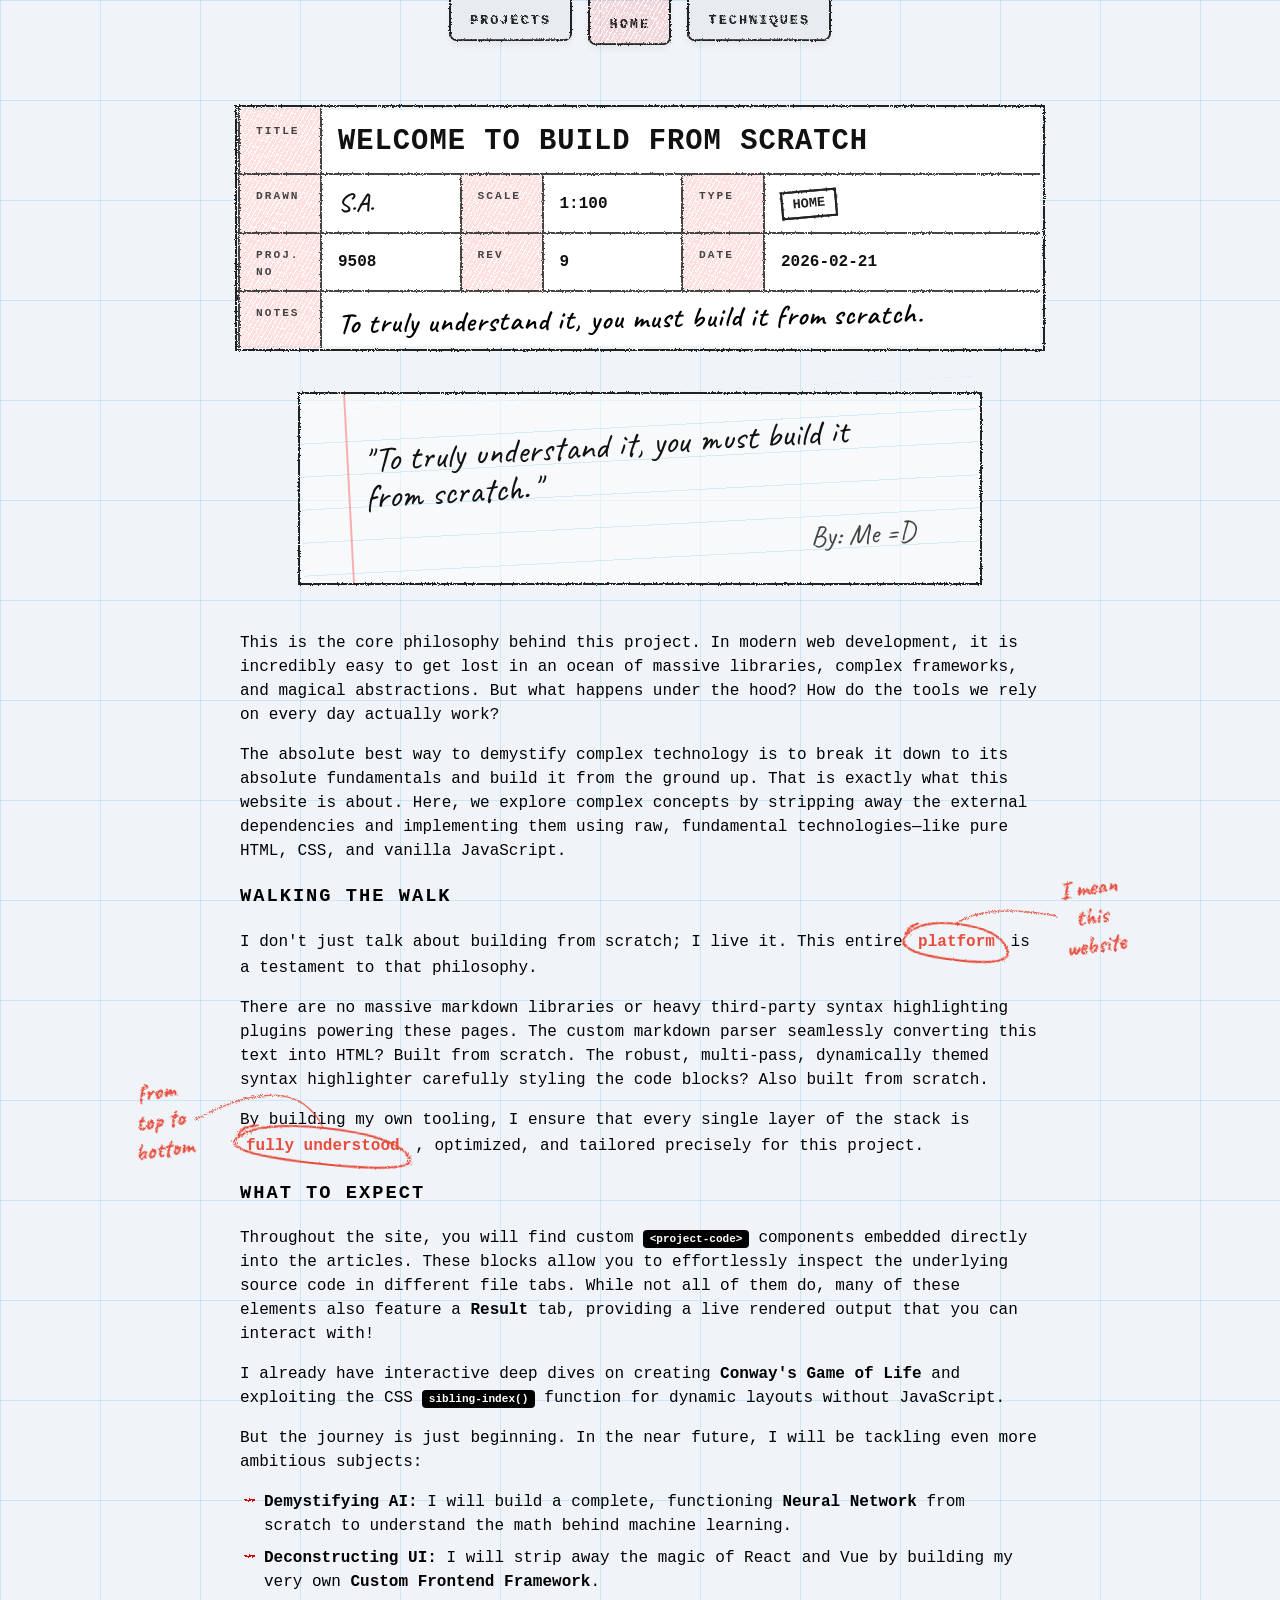
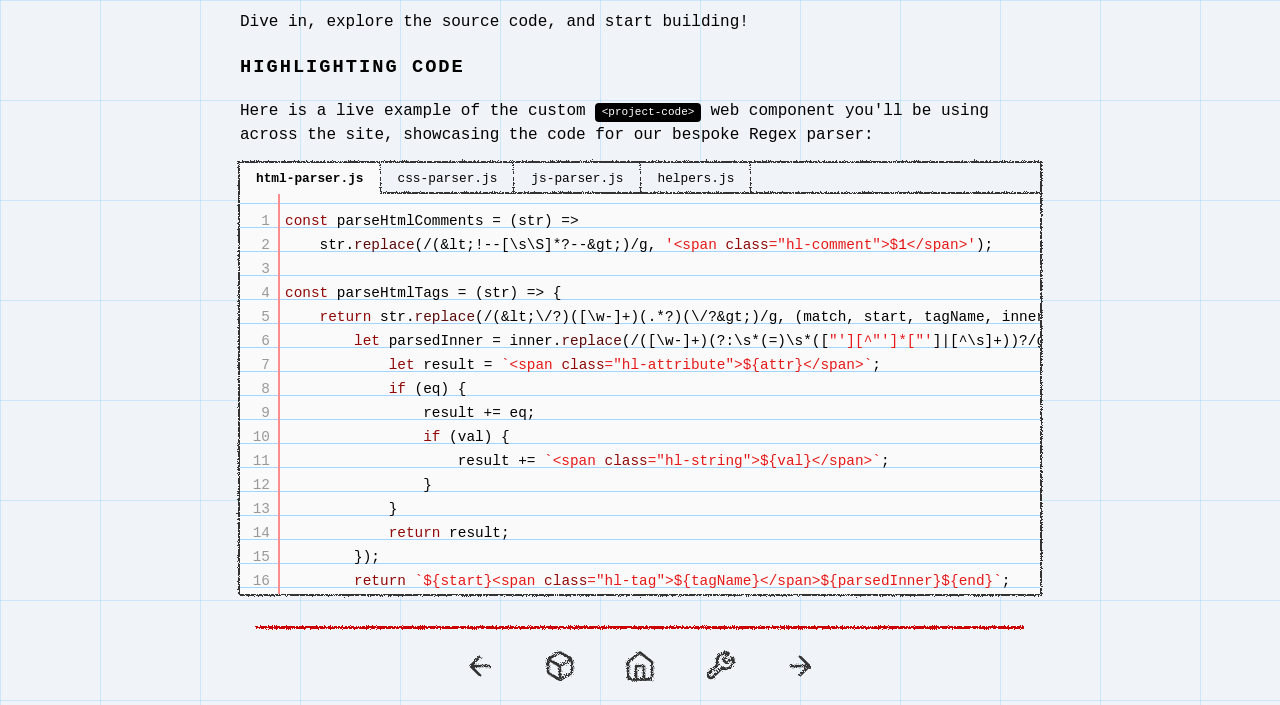
<file: index.html>
<!DOCTYPE html>
<html lang="en">

<head>
    <meta charset="UTF-8">
    <meta name="viewport" content="width=device-width, initial-scale=1.0">
    <title>Build From Scratch</title>
    <link rel="stylesheet" href="style.css">
    <link rel="stylesheet" href="utils/highlight.css">
    <script src="script.js" type="module"></script>
</head>

<body>
    <nav>
        <ul class="nav-links">
            <li><a href="#/projects">Projects</a></li>
            <li><a href="#/">Home</a></li>
            <li><a href="#/techniques">Techniques</a></li>
        </ul>
    </nav>

    <main>
        Fetching content
    </main>

    <footer>
        <a href="#" class="icon-link" aria-label="Back to Top">
            <svg width="32" height="32" viewBox="0 0 24 24" fill="none" stroke="currentColor" stroke-width="2"
                stroke-linecap="round" stroke-linejoin="round">
                <line x1="12" y1="19" x2="12" y2="5"></line>
                <polyline points="5 12 12 5 19 12"></polyline>
            </svg>
        </a>

        <p class="quote">“To truly understand it, you must build it from scratch.”</p>

        <a href="#/sibling-index" class="icon-link" aria-label="Next Article">
            <svg width="32" height="32" viewBox="0 0 24 24" fill="none" stroke="currentColor" stroke-width="2"
                stroke-linecap="round" stroke-linejoin="round">
                <line x1="5" y1="12" x2="19" y2="12"></line>
                <polyline points="12 5 19 12 12 19"></polyline>
            </svg>
        </a>
    </footer>

    <!-- Filters for "handdrawn" lines -->
    <svg style="display: none;">
        <filter id="hand-drawn" x="-8%" y="-10%" width="120%" height="120%">
            <feTurbulence type="fractalNoise" baseFrequency="1.5" numOctaves="2" result="noise" />
            <feDisplacementMap in="SourceGraphic" in2="noise" scale="5" />
        </filter>
        <filter id="hand-drawn-3" x="-8%" y="-10%" width="120%" height="120%">
            <feTurbulence type="fractalNoise" baseFrequency="1.5" numOctaves="2" result="noise" />
            <feDisplacementMap in="SourceGraphic" in2="noise" scale="3" />
        </filter>
        <filter id="hand-drawn-5" x="-8%" y="-10%" width="120%" height="120%">
            <feTurbulence type="fractalNoise" baseFrequency="1.5" numOctaves="2" result="noise" />
            <feDisplacementMap in="SourceGraphic" in2="noise" scale="5" />
        </filter>
    </svg>
</body>

</html>
</file>
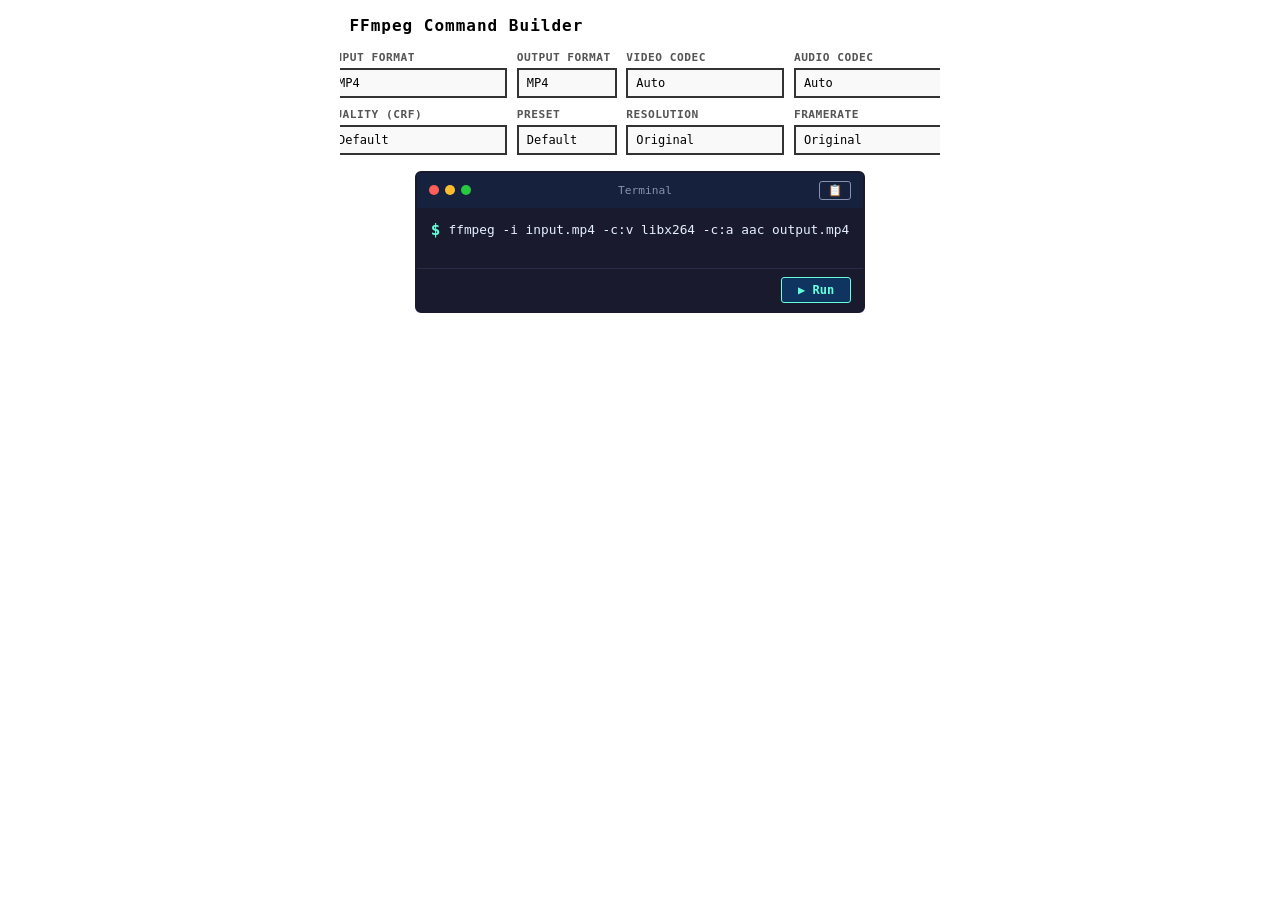
<file: demos/ffmpeg-video-conversion/frame/index.html>
<!DOCTYPE html>
<html lang="en">

<head>
    <meta charset="UTF-8">
    <meta name="viewport" content="width=device-width, initial-scale=1.0">
    <title>FFmpeg Command Builder</title>
    <link rel="stylesheet" href="../../shared.css">
    <link rel="stylesheet" href="style.css">
    <script src="script.js" defer></script>
</head>

<body>
    <div class="demo-container">
        <div class="builder">
            <h3>⚡ FFmpeg Command Builder</h3>
            <div class="options-grid">
                <label>
                    Input Format
                    <select id="inputFormat">
                        <option value="mp4">MP4</option>
                        <option value="avi">AVI</option>
                        <option value="mkv">MKV</option>
                        <option value="mov">MOV</option>
                        <option value="webm">WebM</option>
                    </select>
                </label>
                <label>
                    Output Format
                    <select id="outputFormat">
                        <option value="mp4">MP4</option>
                        <option value="webm">WebM</option>
                        <option value="mkv">MKV</option>
                        <option value="avi">AVI</option>
                        <option value="gif">GIF</option>
                        <option value="mp3">MP3 (audio)</option>
                    </select>
                </label>
                <label>
                    Video Codec
                    <select id="videoCodec">
                        <option value="auto">Auto</option>
                        <option value="libx264">H.264 (libx264)</option>
                        <option value="libx265">H.265 (libx265)</option>
                        <option value="libvpx-vp9">VP9 (libvpx-vp9)</option>
                        <option value="copy">Copy (no re-encode)</option>
                    </select>
                </label>
                <label>
                    Audio Codec
                    <select id="audioCodec">
                        <option value="auto">Auto</option>
                        <option value="aac">AAC</option>
                        <option value="libopus">Opus</option>
                        <option value="libmp3lame">MP3</option>
                        <option value="copy">Copy (no re-encode)</option>
                        <option value="none">No Audio (-an)</option>
                    </select>
                </label>
                <label>
                    Quality (CRF)
                    <select id="quality">
                        <option value="">Default</option>
                        <option value="18">18 — Visually Lossless</option>
                        <option value="23">23 — Good (default)</option>
                        <option value="28">28 — Compressed</option>
                        <option value="35">35 — Low Quality</option>
                    </select>
                </label>
                <label>
                    Preset
                    <select id="preset">
                        <option value="">Default</option>
                        <option value="ultrafast">ultrafast</option>
                        <option value="fast">fast</option>
                        <option value="medium">medium</option>
                        <option value="slow">slow</option>
                        <option value="veryslow">veryslow</option>
                    </select>
                </label>
                <label>
                    Resolution
                    <select id="resolution">
                        <option value="">Original</option>
                        <option value="1920x1080">1920×1080 (1080p)</option>
                        <option value="1280x720">1280×720 (720p)</option>
                        <option value="854x480">854×480 (480p)</option>
                        <option value="640x360">640×360 (360p)</option>
                    </select>
                </label>
                <label>
                    Framerate
                    <select id="framerate">
                        <option value="">Original</option>
                        <option value="60">60 fps</option>
                        <option value="30">30 fps</option>
                        <option value="24">24 fps</option>
                        <option value="15">15 fps</option>
                    </select>
                </label>
            </div>
        </div>

        <div class="terminal">
            <div class="terminal-header">
                <span class="terminal-dot red"></span>
                <span class="terminal-dot yellow"></span>
                <span class="terminal-dot green"></span>
                <span class="terminal-title">Terminal</span>
                <button id="copyBtn" title="Copy command">📋</button>
            </div>
            <div class="terminal-body">
                <div class="prompt-line">
                    <span class="prompt">$</span>
                    <span id="command" class="command-text"></span>
                </div>
                <div id="output" class="output"></div>
            </div>
            <div class="terminal-actions">
                <button id="runBtn">▶ Run</button>
            </div>
        </div>
    </div>
</body>

</html>
</file>
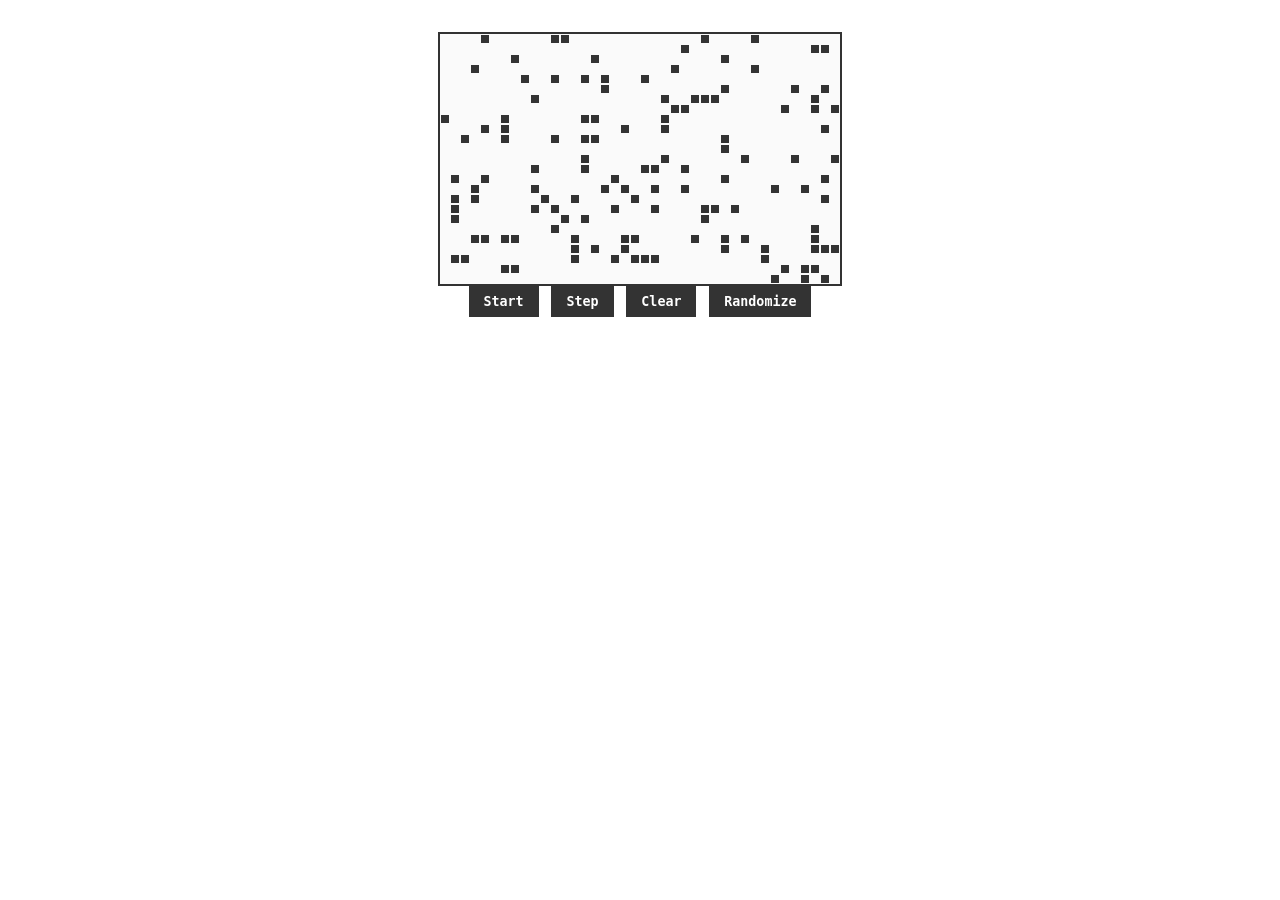
<file: demos/game-of-life/frame/index.html>
<!DOCTYPE html>
<html lang="en">

<head>
    <meta charset="UTF-8">
    <meta name="viewport" content="width=device-width, initial-scale=1.0">
    <title>Game of Life</title>
    <link rel="stylesheet" href="../../shared.css">
    <link rel="stylesheet" href="style.css">
    <script src="script.js" defer></script>
</head>

<body>
    <div class="demo-container">
        <canvas id="lifeCanvas" width="400" height="250"></canvas>
        <div class="controls">
            <button id="startBtn">Start</button>
            <button id="stepBtn">Step</button>
            <button id="clearBtn">Clear</button>
            <button id="randomBtn">Randomize</button>
        </div>
    </div>

</body>

</html>
</file>
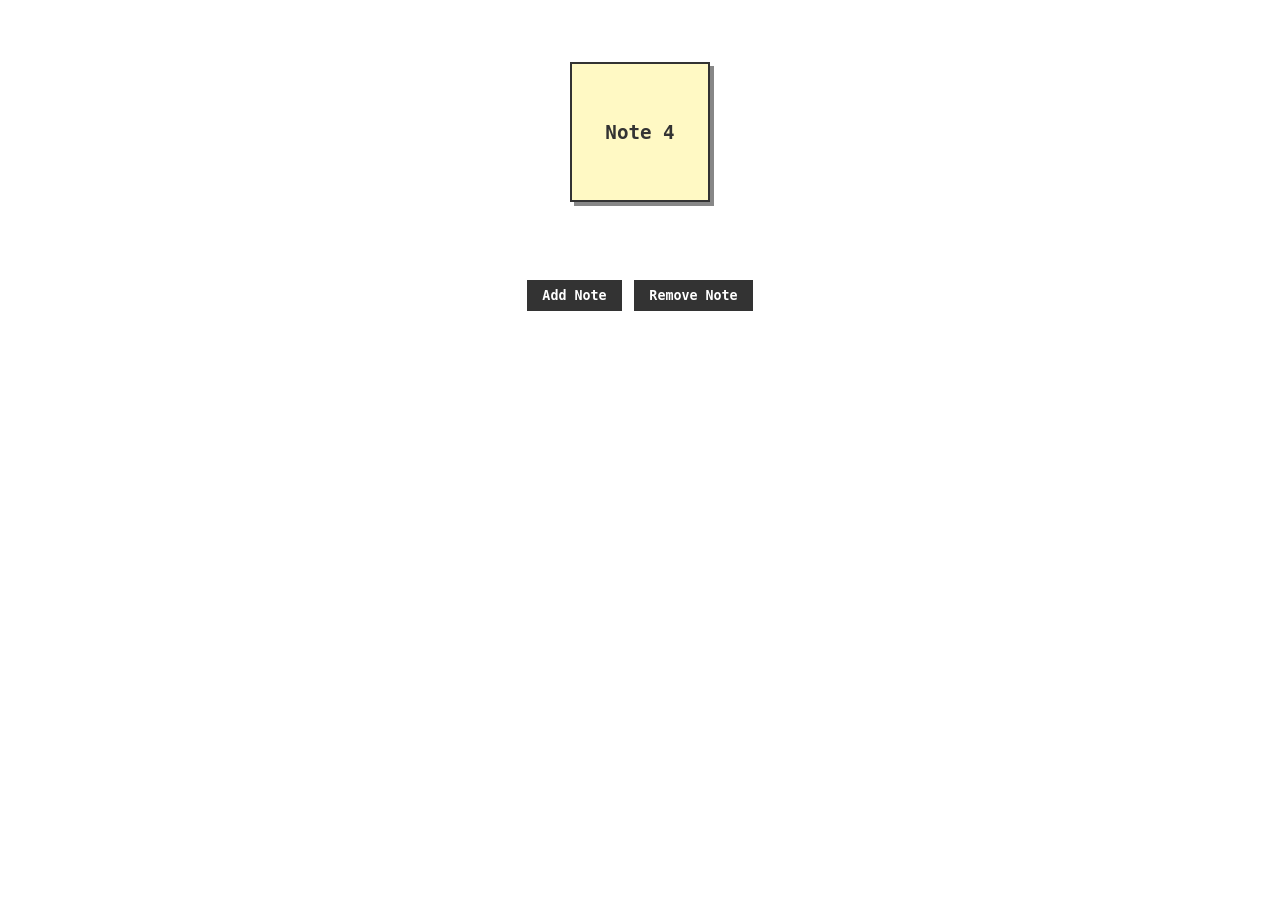
<file: demos/sibling-index/frame/index.html>
<!DOCTYPE html>
<html lang="en">

<head>
    <meta charset="UTF-8">
    <meta name="viewport" content="width=device-width, initial-scale=1.0">
    <title>Sibling Index Demo</title>
    <link rel="stylesheet" href="../../shared.css">
    <link rel="stylesheet" href="style.css">
    <script src="script.js" defer></script>
    <style>
        body {
            margin: 0;
            padding: 0;
        }

        .controls {
            margin-top: 3rem;
        }

        .card-stack {
            position: relative;
            width: 200px;
            height: 200px;
            display: flex;
            justify-content: center;
            align-items: center;
        }

        .note {
            position: absolute;
            width: 140px;
            height: 140px;
            background: #fff9c4;
            border: 2px solid #333;
            padding: 1rem;
            box-shadow: 4px 4px 0 rgba(0, 0, 0, 0.15);
            display: flex;
            justify-content: center;
            align-items: center;
            font-weight: bold;
            font-size: 1.2rem;
            transition: all 0.4s cubic-bezier(0.25, 0.8, 0.25, 1);
            text-align: center;
            color: #333;
            rotate: calc((sibling-index() - (sibling-count() / 2) - 0.5) * 12deg);
            transform: translateY(calc(abs(sibling-index() - (sibling-count() / 2) - 0.5) * 8px));
            z-index: sibling-index();
            background-color: hsl(360 calc(mod(sibling-index() * 39, 360) * 1%) 85%);
        }
    </style>
</head>

<body>
    <div class="demo-container">
        <div class="card-stack" id="stack">
            <div class="note">Note 1</div>
            <div class="note">Note 2</div>
            <div class="note">Note 3</div>
            <div class="note">Note 4</div>
        </div>
        <div class="controls">
            <button id="addBtn">Add Note</button>
            <button id="removeBtn">Remove Note</button>
        </div>
    </div>
</body>

</html>
</file>
<file: style.css>
:root {
    --bg-image: linear-gradient(rgba(0, 150, 255, 0.15) 1px, transparent 1px),
        linear-gradient(90deg, rgba(0, 150, 255, 0.15) 1px, transparent 1px),
        linear-gradient(rgba(0, 150, 255, 0.08) 0.5px, transparent 0.5px),
        linear-gradient(90deg, rgba(0, 150, 255, 0.08) 0.5px, transparent 0.5px);
    --bg-size: 100px 100px, 100px 100px, 20px 20px, 20px 20px;
    --underline: hsl(360, 100%, 40%);
}

* {
    box-sizing: border-box;
    line-height: 1.5;
}

@font-face {
    font-family: 'Caveat';
    src: url('static/Caveat-VariableFont_wght.ttf') format('truetype');
}

body {
    background-color: #f0f4f8;
    background-image: var(--bg-image);
    background-size: var(--bg-size);
    margin: 0;
    font-family: 'JetBrains Mono', 'Fira Code', monospace;
    min-height: 100dvh;
    display: grid;
    grid-template-rows: auto 1fr auto;
}

nav {
    position: relative;
    margin-bottom: 1.5rem;

    ul {
        display: flex;
        justify-content: center;
        align-items: flex-start;
        gap: 1rem;
        width: 100%;
        list-style: none;
        margin-block: 0;
        padding-inline: 0;

        li {
            margin: 0;
            padding: 0;
            rotate: calc(((sibling-index() - 1) / sibling-count() - 0.5) * -10deg);
            translate: 0 -0.8rem;
        }

        a {
            display: inline-block;
            padding-block: 1.5rem .5rem;
            padding-inline: 1.2rem;
            position: relative;

            color: #222;
            text-decoration: none;
            text-transform: uppercase;
            font-weight: 800;
            font-size: 0.85rem;
            letter-spacing: 2px;
            background-color: #e8ecf1;
            border: 2px solid #222;
            border-top: none;
            border-bottom-left-radius: .5rem;
            border-bottom-right-radius: .5rem;
            filter: url(#hand-drawn-3);
            transition: transform 0.2s ease, background-color 0.2s ease;
            box-shadow: 0 4px 6px rgba(0, 0, 0, 0.05);
        }

        a:hover,
        a.active {
            content: "";
            transform: translateY(4px);
            background-color: hsl(360 100% 50% / 0.122);
            background-image: repeating-linear-gradient(-60deg, transparent, transparent 3px, #fff 3px, #fff 4px);
            filter: url(#hand-drawn-3);
        }
    }
}

main {
    width: 100%;
    max-width: min(90vw, 800px);
    margin-inline: auto;
}

footer {
    position: relative;
    display: flex;
    justify-content: center;
    align-items: center;
    gap: 3rem;
    padding-top: 1.5rem;
    padding-bottom: 1rem;
    padding-inline: 2rem;
    text-align: center;

    &::before {
        content: "";
        position: absolute;
        top: 0;
        width: 60vw;
        border-bottom: 3px solid var(--underline);
        margin-inline: 20%;
        filter: url(#hand-drawn);
    }
}

.icon-link {
    color: #333;
    transition: transform 0.2s;
    filter: url(#hand-drawn);
}

.icon-link:hover {
    transform: translateY(-3px);
    color: var(--underline);
}

.quote {
    font-style: italic;
    font-size: 0.9rem;
    color: #666;
}

:is(h1, h2, h3, h4, h5, h6) {
    letter-spacing: 2px;
}

:is(h1, h2, h3) {
    text-transform: uppercase;
}

.line {
    margin-inline: auto;
    width: 80%;
    border-bottom: 2px solid var(--underline);
    filter: url(#hand-drawn);
}

ul {
    padding-left: 1.5rem;
    margin: 1rem 0;
    list-style: none;
}

main li {
    position: relative;
    margin-bottom: 0.5rem;
}

main li::before {
    content: "";
    position: absolute;
    left: -1.2rem;
    top: .6rem;
    width: 10px;
    height: 2px;
    rotate: calc((mod(sibling-index() * 23, 9) - 4) * 5deg);
    background-color: var(--underline);
    filter: url(#hand-drawn);
}

code {
    background: #000;
    color: #fff;
    padding: 0.2rem 0.4rem;
    font-size: 0.85em;
    border-radius: 4px;
}

p code {
    break-inside: avoid;
    white-space: nowrap;
    font-weight: 900;
}

::-webkit-scrollbar {
    width: 8px;
    height: 8px;
}

::-webkit-scrollbar-thumb {
    background: #333;
    border: 2px solid #fff;
}

.image-container {
    position: relative;
    max-width: 100%;
    margin-block: 2rem;
}

.sketched-filter {
    filter: url(#hand-drawn);
}

.image-container img {
    display: block;
    width: 100%;
    height: auto;
    border-radius: 4px;
}

.overlay {
    position: absolute;
    inset: 0;
    pointer-events: none;
    background-color: rgba(255, 255, 255, 0.05);
}

.code-tab-container {
    margin-block: 1rem 2rem;
    background: #fff;
    font-family: inherit;
    position: relative;
    z-index: 0;
}

.code-tab-container::before {
    content: "";
    position: absolute;
    inset: -2px;
    border: 2px solid #333;
    pointer-events: none;
    filter: url(#hand-drawn);
    z-index: -1;
}

.code-tab-bar {
    display: flex;
    background: #f0f4f8;
    overflow-x: auto;
    overflow-y: hidden;
    position: relative;
    z-index: 2;
}

.code-tab-bar::after {
    content: "";
    position: absolute;
    bottom: 0px;
    left: 0;
    right: 0;
    height: 2px;
    background: #333;
    pointer-events: none;
    filter: url(#hand-drawn);
    z-index: 1;
}

.code-tab {
    padding: 8px 16px;
    font-size: 0.8rem;
    font-family: inherit;
    border: none;
    background: transparent;
    font-weight: bold;
    cursor: default;
    position: relative;
    z-index: 1;
}

.code-tab::after {
    content: "";
    position: absolute;
    right: -1px;
    top: 0;
    bottom: 0;
    width: 2px;
    background: #333;
    pointer-events: none;
    filter: url(#hand-drawn);
    z-index: 2;
}

.code-tab.active {
    background: #fafafa;
    z-index: 3;
    border-bottom: 2px solid #fafafa;
    margin-bottom: -2px;
}

.code-tab-container pre {
    margin: 0;
    padding: 15px 15px 15px 0;
    max-height: 400px;
    overflow: auto;
    font-size: 0.9rem;

    line-height: 1.5rem;
    background-color: #fafafa;
    background-image:
        linear-gradient(90deg, transparent 38px, #ff8c8c 38px, #ff8c8c 40px, transparent 40px),
        linear-gradient(to bottom, transparent calc(1.5rem - 1px), #a3d5ff calc(1.5rem - 1px));
    background-size: 100% 1.5rem;
    background-attachment: local;
    background-position: left top, left 10px;

    white-space: pre;
    word-break: break-all;
    color: black;
    z-index: 1;
    counter-reset: line;
}

.code-tab-container code {
    background: transparent;
    padding: 0;
    color: inherit;
    font-size: inherit;
}

.line-num::before {
    counter-increment: line;
    content: counter(line);
    display: inline-block;
    width: 2rem;
    text-align: right;
    margin-right: 15px;
    color: #999;
    user-select: none;
}

@media (max-width: 600px) {
    .code-tab-container pre {
        padding: 10px 10px 10px 0;
        font-size: 0.75rem;
    }
}

.grid-container {
    display: grid;
    grid-template-columns: repeat(auto-fill, minmax(250px, 1fr));
    gap: 1.5rem;
    margin-block: 2rem;
}

.card {
    display: flex;
    flex-direction: column;
    padding: 1.5rem;
    border-radius: .5rem;
    background: #fff;
    text-decoration: none;
    color: #333;
    position: relative;
    transition: transform 0.2s ease, box-shadow 0.2s ease;
}

.card::before {
    content: "";
    position: absolute;
    inset: -2px;
    border: 2px solid #333;
    border-radius: 6px;
    pointer-events: none;
    filter: url(#hand-drawn);
}

.card:hover {
    transform: translateY(-4px);
}

.card h3 {
    margin: 0 0 0.5rem 0;
    font-size: 1.25rem;
    text-transform: uppercase;
}

.card p {
    margin: 0 0 1rem 0;
    font-size: 0.95rem;
    color: #555;
    flex: 1;
}

.card-meta {
    font-size: 0.8rem;
    color: #777;
    font-weight: bold;
    text-transform: uppercase;
    position: relative;
    z-index: 1;
}

.tech-overlay {
    position: absolute;
    inset: 0;
    width: 100%;
    height: 100%;
    pointer-events: none;
    z-index: 0;
    opacity: 0.6;
}

.tech-group {
    filter: url(#hand-drawn-3);
    stroke: rgba(255, 0, 0, 0.18);
    fill: none;
}

.tech-group rect,
.tech-group circle[fill] {
    fill: rgba(0, 150, 255, 0.08);
}

.card h3,
.card p {
    position: relative;
    z-index: 1;
}
</file>
<file: utils/highlight.css>
[class^="hl-"] {
    --hl-hue: 360;
    color: hsl(var(--hl-hue), var(--hl-sat), var(--hl-light));
}

.hl-comment {
    --hl-sat: 20%;
    --hl-light: 60%;
    font-style: italic;
}

.hl-string {
    --hl-sat: 80%;
    --hl-light: 50%;
}

.hl-keyword {
    --hl-sat: 90%;
    --hl-light: 30%;
}

.hl-function {
    --hl-sat: 80%;
    --hl-light: 20%;
}

.hl-number {
    --hl-sat: 95%;
    --hl-light: 45%;
}

.hl-tag {
    --hl-sat: 60%;
    --hl-light: 18%;
}

.hl-attribute {
    --hl-sat: 65%;
    --hl-light: 30%;
}

.hl-selector {
    --hl-sat: 50%;
    --hl-light: 15%;
}

.hl-property {
    --hl-sat: 85%;
    --hl-light: 25%;
}

.hl-value {
    --hl-sat: 60%;
    --hl-light: 50%;
}
</file>
<file: demos/shared.css>
body {
    margin: 0;
    padding: 0;
    box-sizing: border-box;
    overflow: hidden;
}

*,
*::before,
*::after {
    box-sizing: inherit;
}

.demo-container {
    display: flex;
    flex-direction: column;
    align-items: center;
    background: #fff;
    padding: 2rem 1rem;
    font-family: 'JetBrains Mono', monospace;
    overflow: hidden;
    height: 100vh;
}

.controls {
    display: flex;
    gap: 0.8rem;
    margin-bottom: 1rem;
    z-index: 999;
}

button {
    background: #333;
    color: #fff;
    border: none;
    padding: 8px 15px;
    cursor: pointer;
    font-family: inherit;
    font-weight: bold;
    filter: url(#hand-drawn);
}

button:active {
    transform: translateY(2px);
}

::-webkit-scrollbar {
    width: 8px;
    height: 8px;
}

::-webkit-scrollbar-thumb {
    background: #333;
    border: 2px solid #fff;
}
</file>
<file: demos/ffmpeg-video-conversion/frame/style.css>
.demo-container {
    font-family: 'JetBrains Mono', monospace;
    padding: 1rem;
    background: #fff;
    max-width: 600px;
    margin: 0 auto;
    overflow-y: auto;
    height: 100vh;
}

h3 {
    margin: 0 0 1rem 0;
    font-size: 1rem;
    letter-spacing: 1px;
}

.options-grid {
    display: grid;
    grid-template-columns: repeat(4, 1fr);
    gap: 0.6rem;
}

.options-grid label {
    display: flex;
    flex-direction: column;
    font-size: 0.7rem;
    font-weight: bold;
    text-transform: uppercase;
    letter-spacing: 0.5px;
    color: #555;
}

.options-grid select {
    margin-top: 0.25rem;
    padding: 6px 8px;
    border: 2px solid #333;
    background: #f9f9f9;
    font-family: inherit;
    font-size: 0.75rem;
    cursor: pointer;
    appearance: none;
    border-radius: 0;
}

.options-grid select:focus {
    outline: none;
    border-color: #0070f3;
    background: #eef6ff;
}

.terminal {
    margin-top: 1rem;
    border: 2px solid #1a1a2e;
    border-radius: 6px;
    overflow: hidden;
    background: #1a1a2e;
}

.terminal-header {
    display: flex;
    align-items: center;
    gap: 6px;
    padding: 8px 12px;
    background: #16213e;
}

.terminal-dot {
    width: 10px;
    height: 10px;
    border-radius: 50%;
}

.terminal-dot.red {
    background: #ff5f56;
}

.terminal-dot.yellow {
    background: #ffbd2e;
}

.terminal-dot.green {
    background: #27c93f;
}

.terminal-title {
    flex: 1;
    text-align: center;
    color: #8892b0;
    font-size: 0.7rem;
}

#copyBtn {
    background: none;
    border: 1px solid #8892b0;
    color: #8892b0;
    padding: 2px 8px;
    cursor: pointer;
    font-size: 0.7rem;
    border-radius: 3px;
    transition: all 0.2s;
    filter: none;
}

#copyBtn:hover {
    border-color: #64ffda;
    color: #64ffda;
}

.terminal-body {
    padding: 12px 14px;
    min-height: 60px;
    max-height: 180px;
    overflow-y: auto;
}

.prompt-line {
    display: flex;
    gap: 8px;
    align-items: flex-start;
}

.prompt {
    color: #64ffda;
    font-weight: bold;
    flex-shrink: 0;
}

.command-text {
    color: #e6f1ff;
    word-break: break-all;
    font-size: 0.8rem;
    line-height: 1.5;
}

.output {
    margin-top: 8px;
    color: #8892b0;
    font-size: 0.72rem;
    line-height: 1.6;
    white-space: pre-wrap;
}

.output .success {
    color: #64ffda;
}

.output .warn {
    color: #ffbd2e;
}

.output .info {
    color: #82aaff;
}

.terminal-actions {
    padding: 8px 12px;
    border-top: 1px solid #2a2a4a;
    display: flex;
    justify-content: flex-end;
}

#runBtn {
    background: #0f3460;
    color: #64ffda;
    border: 1px solid #64ffda;
    padding: 5px 16px;
    font-family: inherit;
    font-size: 0.75rem;
    cursor: pointer;
    font-weight: bold;
    transition: all 0.2s;
    filter: none;
    border-radius: 3px;
}

#runBtn:hover {
    background: #64ffda;
    color: #1a1a2e;
}

.terminal-body::-webkit-scrollbar {
    width: 6px;
}

.terminal-body::-webkit-scrollbar-thumb {
    background: #2a2a4a;
    border-radius: 3px;
}
</file>
<file: demos/game-of-life/frame/style.css>
canvas {
    border: 2px solid #333;
    background-color: #fafafa;
    cursor: crosshair;
    filter: url(#hand-drawn);
}
</file>
<file: demos/sibling-index/frame/style.css>
body {
            margin: 0;
            padding: 0;
        }

        .controls {
            margin-top: 3rem;
        }

        .card-stack {
            position: relative;
            width: 200px;
            height: 200px;
            display: flex;
            justify-content: center;
            align-items: center;
        }

        .note {
            position: absolute;
            width: 140px;
            height: 140px;
            background: #fff9c4;
            border: 2px solid #333;
            padding: 1rem;
            box-shadow: 4px 4px 0 rgba(0, 0, 0, 0.15);
            display: flex;
            justify-content: center;
            align-items: center;
            font-weight: bold;
            font-size: 1.2rem;
            transition: all 0.4s cubic-bezier(0.25, 0.8, 0.25, 1);
            text-align: center;
            color: #333;

            /* Fan out rotation based on index and total count */
            rotate: calc((sibling-index() - (sibling-count() / 2) - 0.5) * 12deg);

            /* Push the outer cards down slightly into an arc */
            transform: translateY(calc(abs(sibling-index() - (sibling-count() / 2) - 0.5) * 8px));

            /* Z-index so they stack correctly */
            z-index: sibling-index();

            /* Dynamic pastel colors based on index */
            background-color: hsl(360 calc(mod(sibling-index() * 40, 360) * 1%) 85%);
        }
</file>
